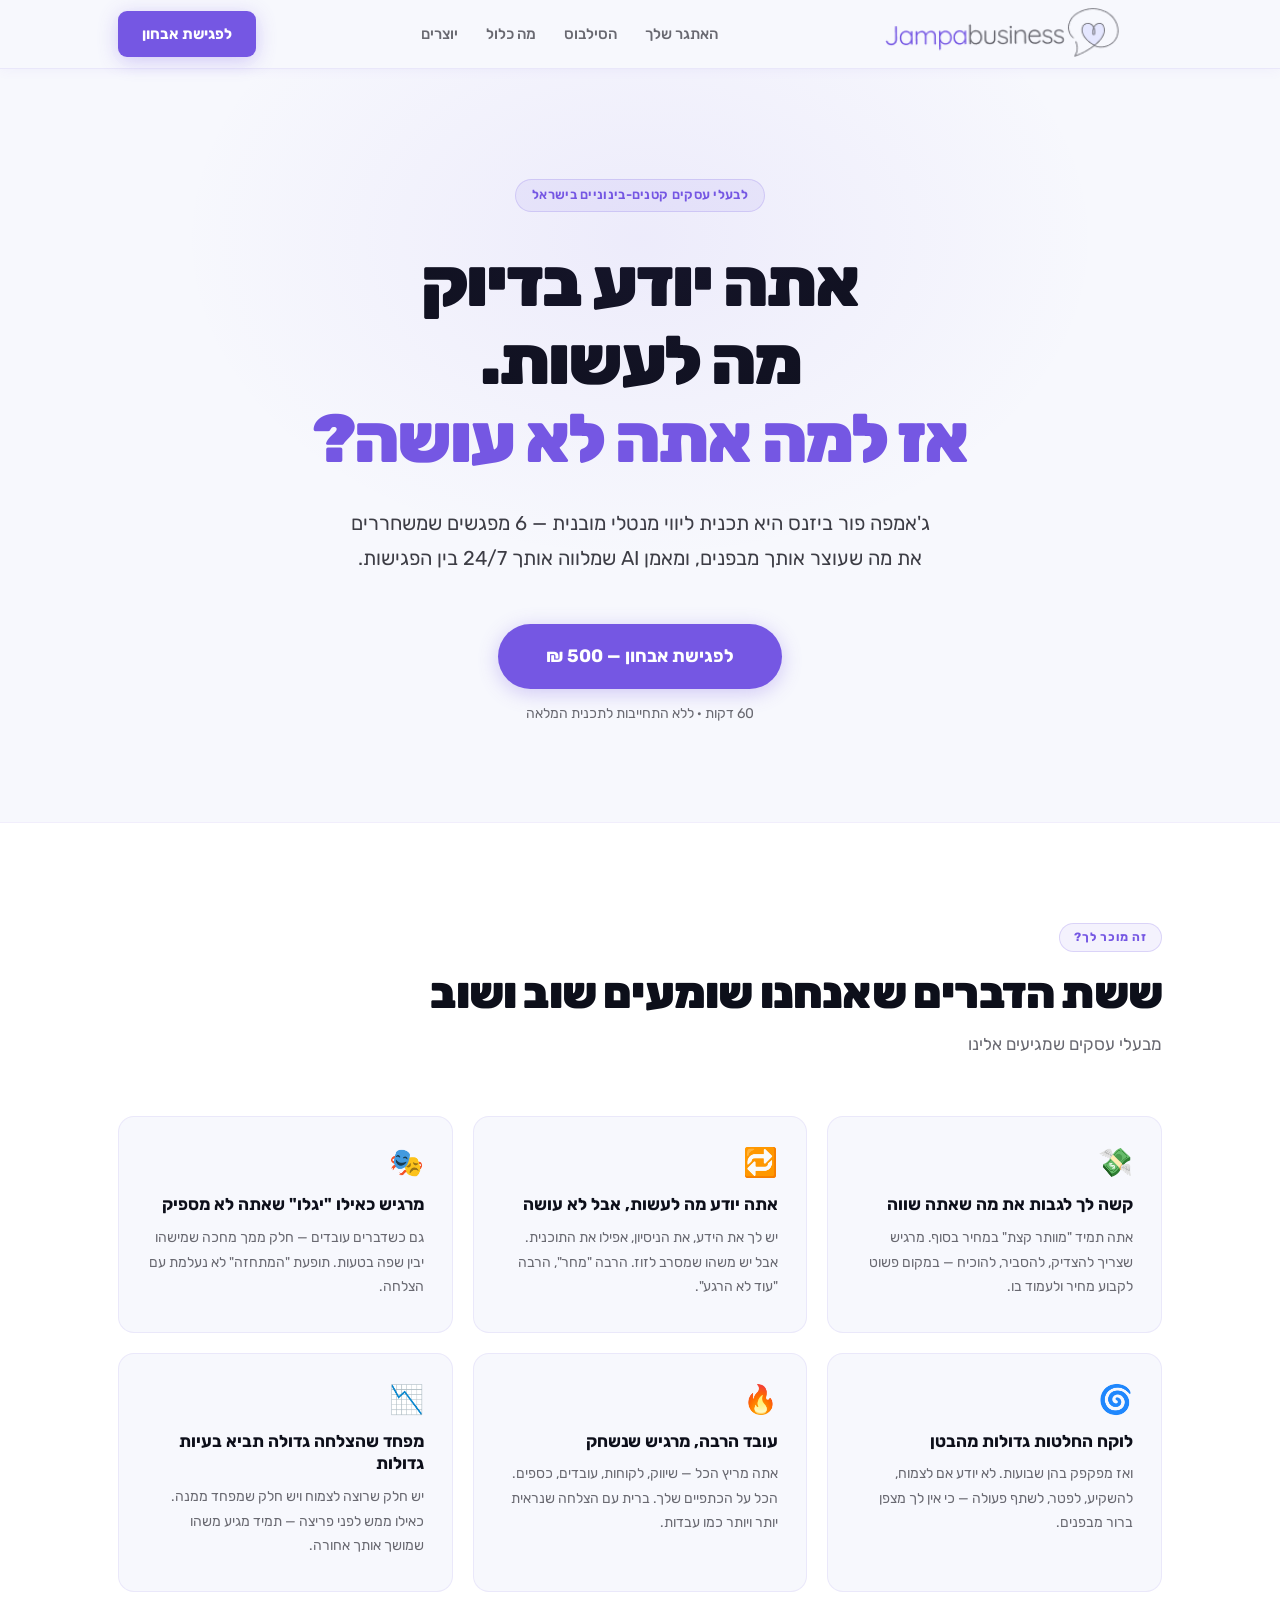
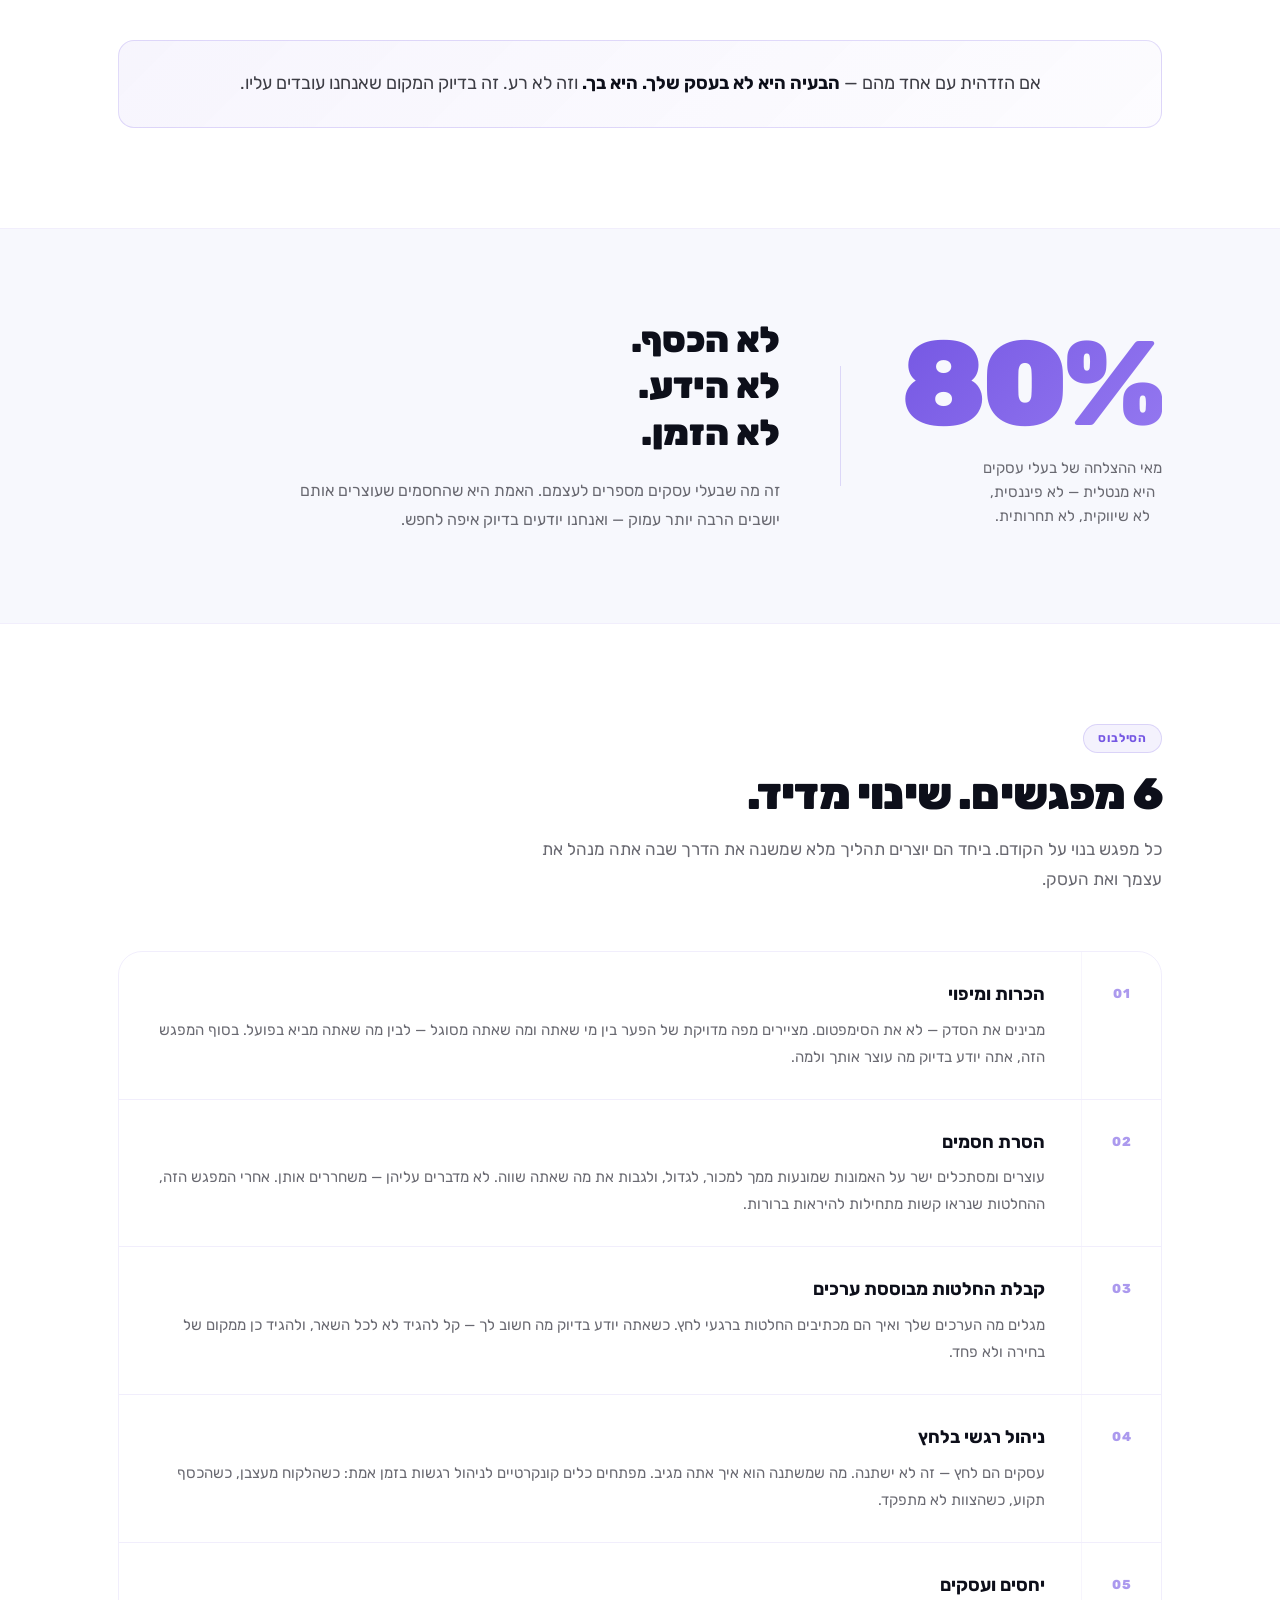
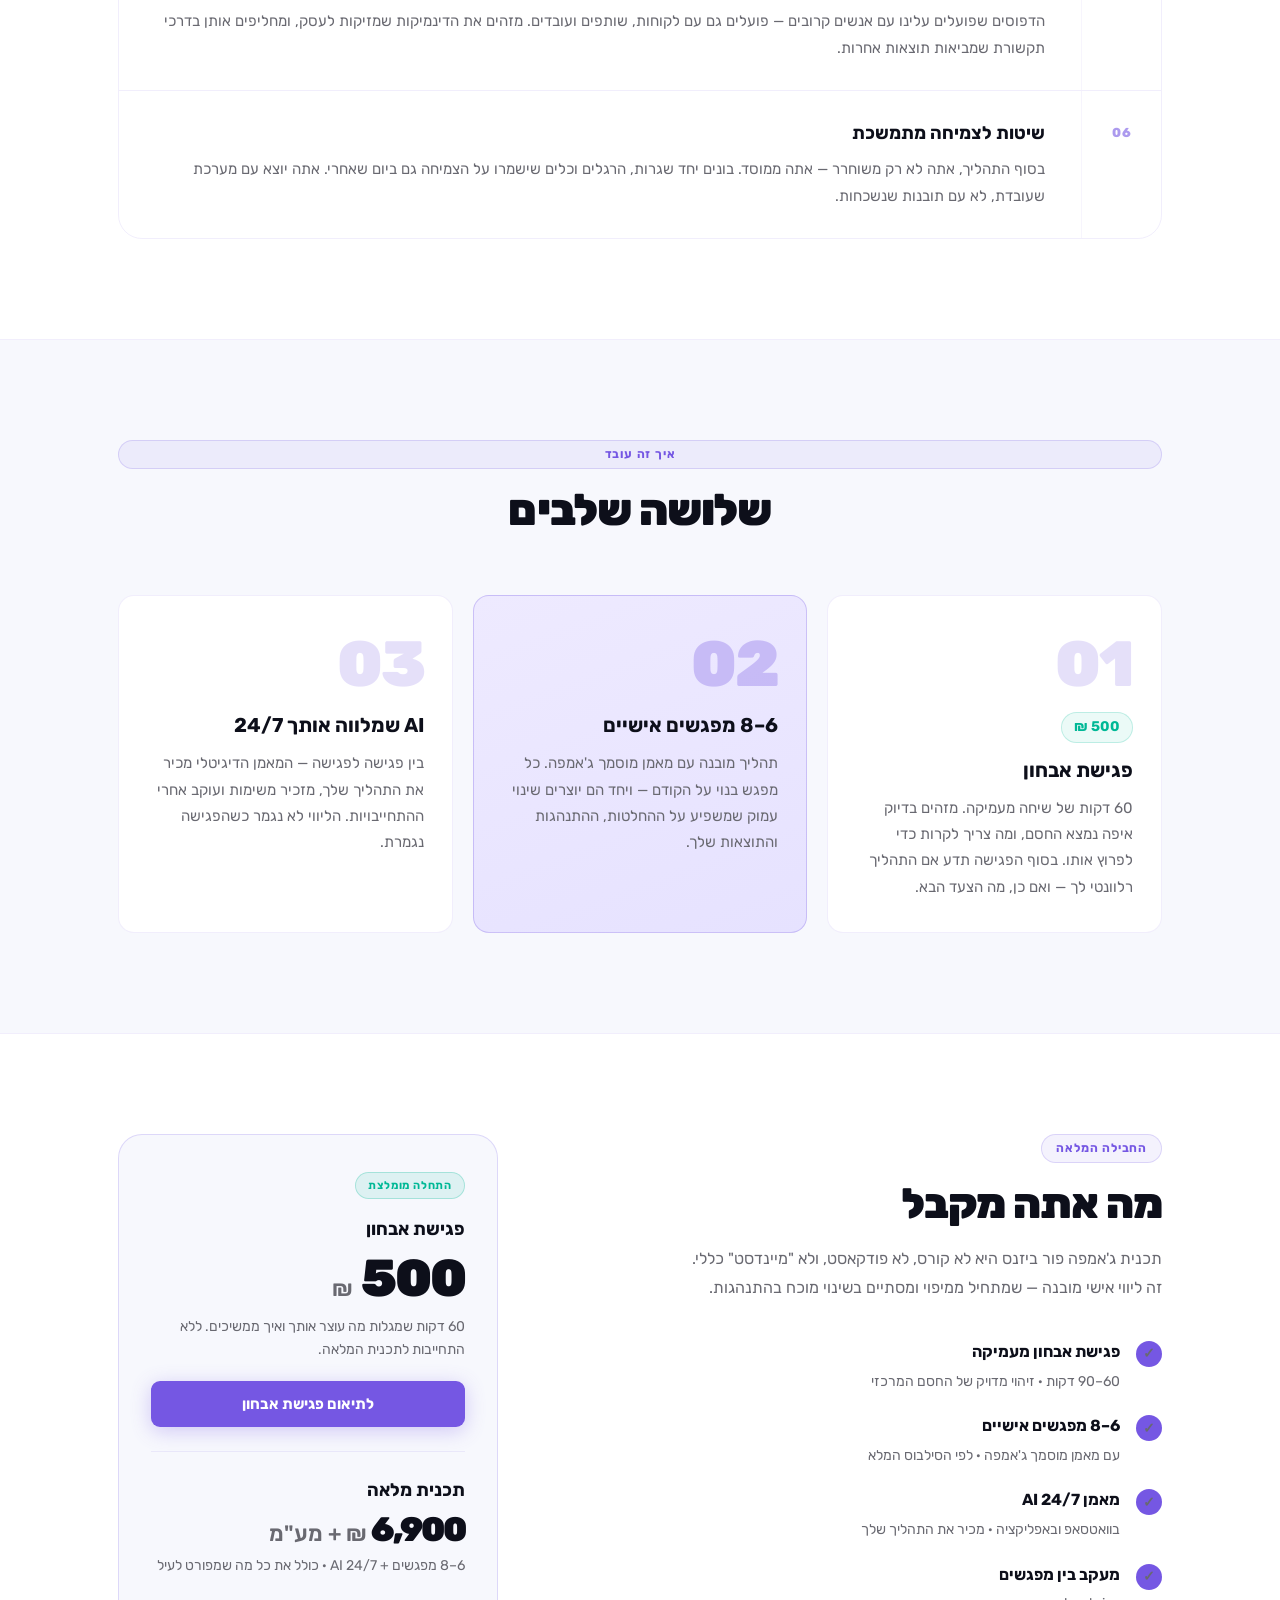
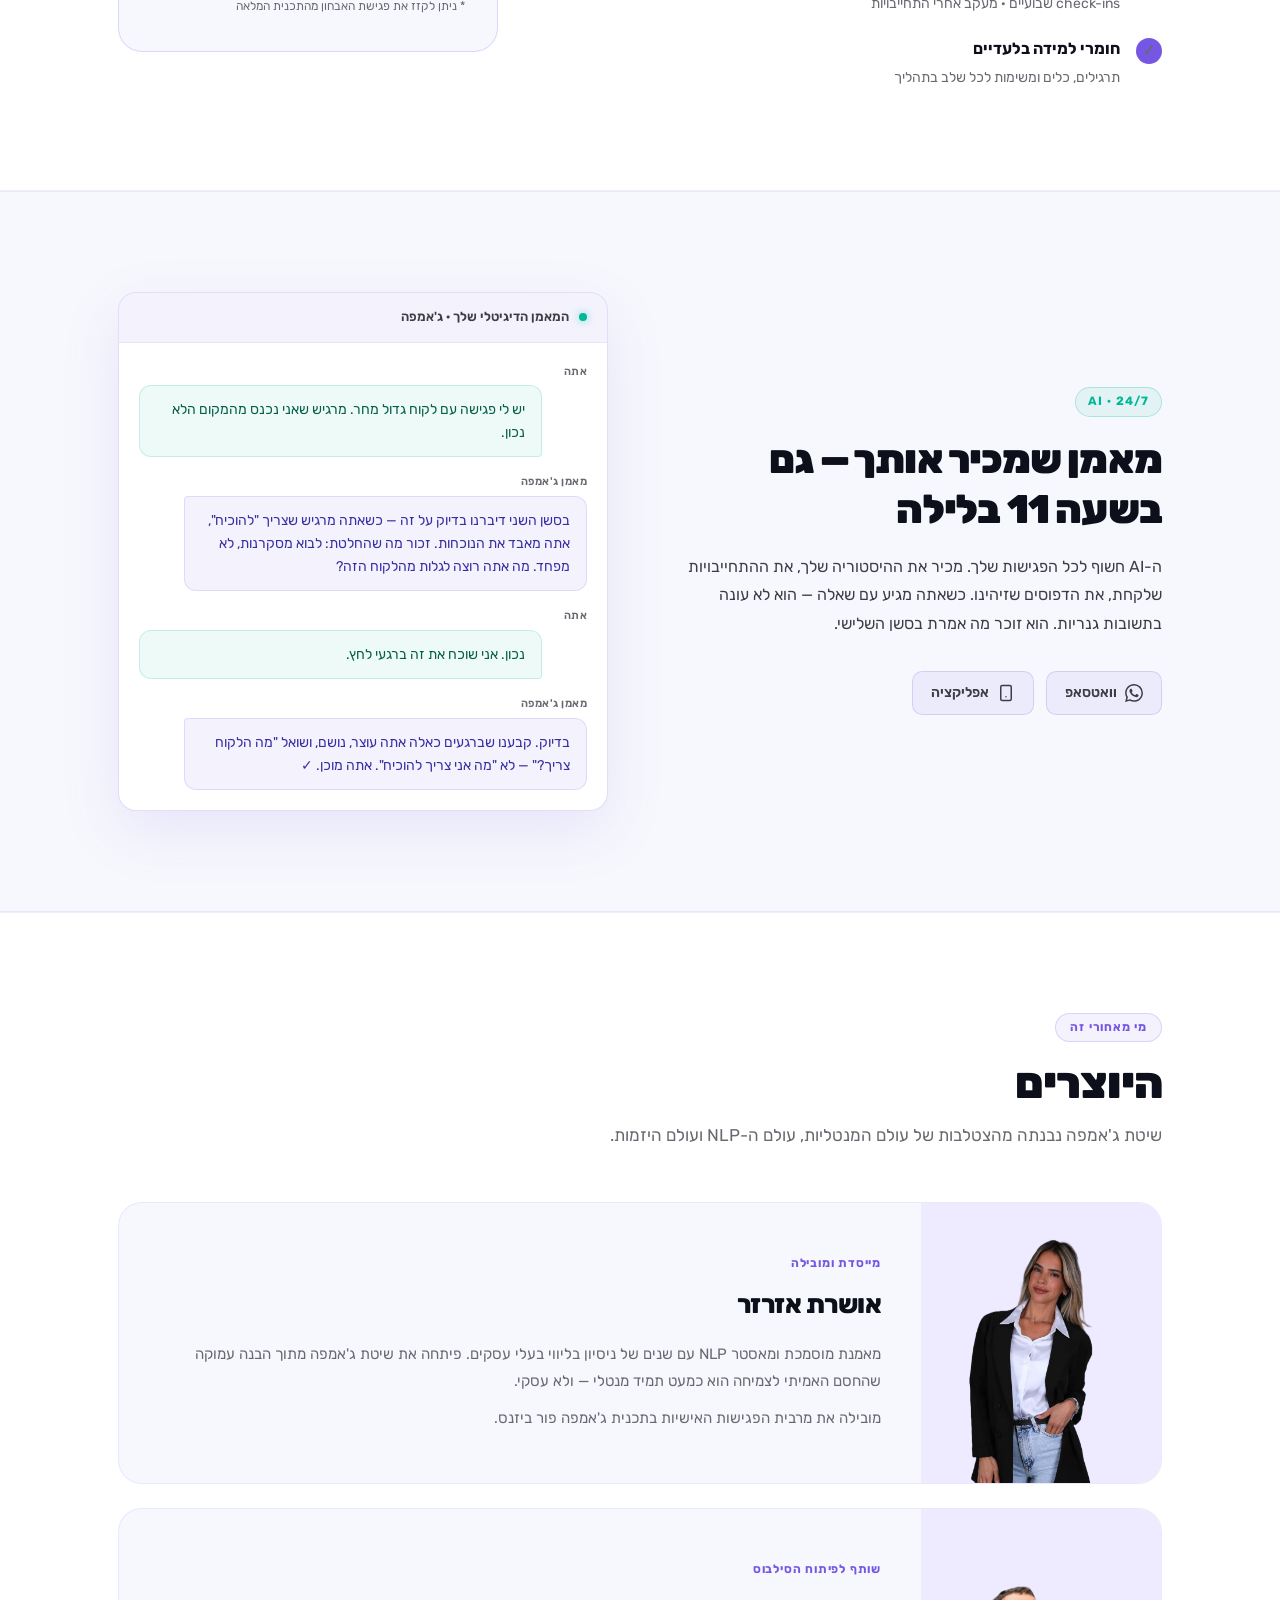
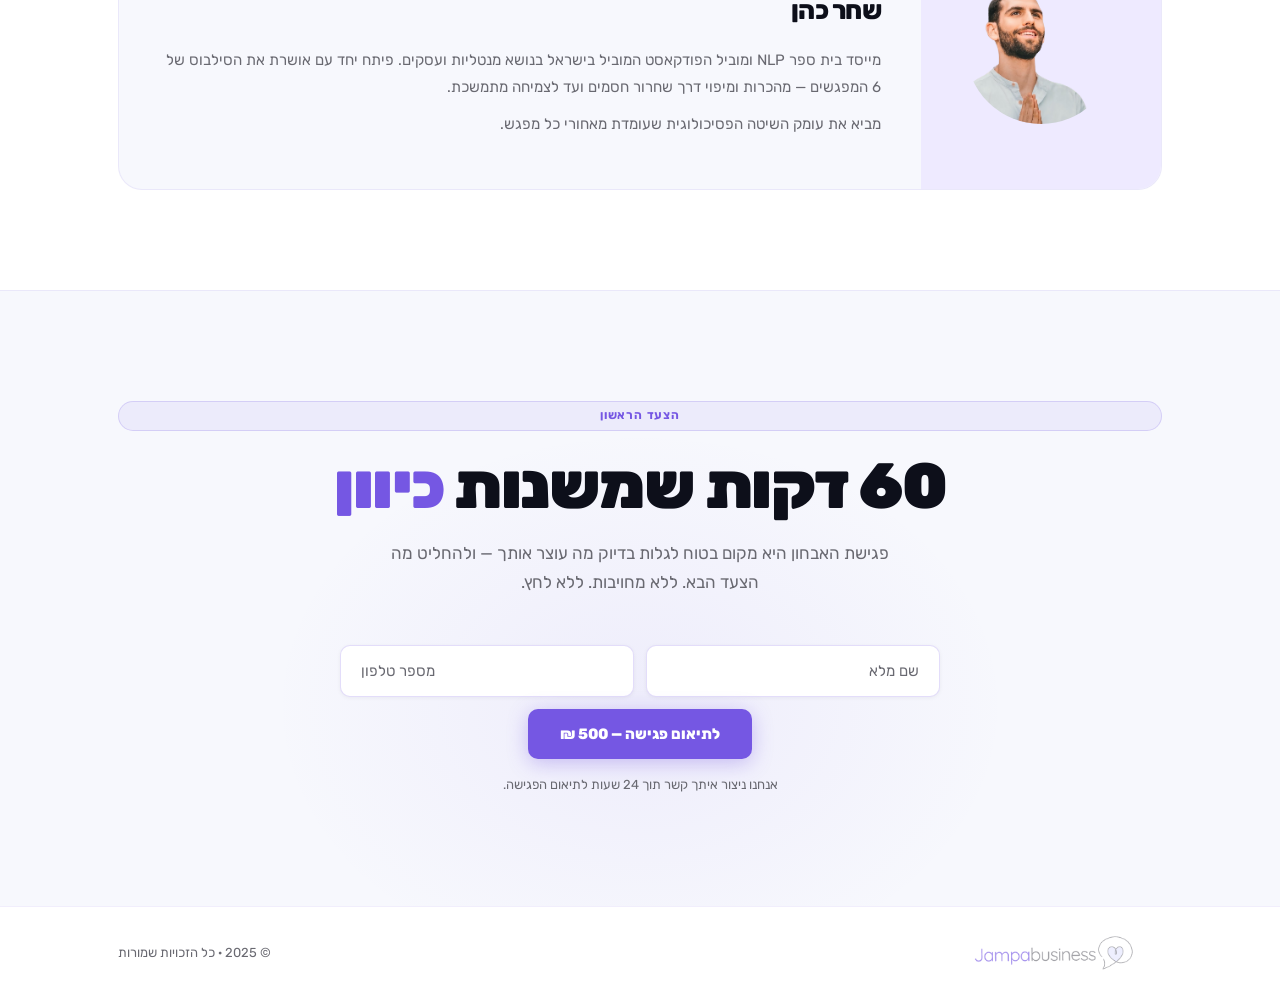
<file: jampa-business/index.html>
<!DOCTYPE html>
<html dir="rtl" lang="he">
<head>
  <meta charset="UTF-8">
  <meta name="viewport" content="width=device-width, initial-scale=1.0">
  <title>ג'אמפה ביזנס · ליווי מנטלי לבעלי עסקים | אושרת אזרזר</title>
  <meta name="description" content="תכנית ליווי מנטלי מובנית של 6–8 מפגשים לבעלי עסקים. שיטה מוכחת שמשחררת את החסמים המנטליים שעוצרים את העסק שלך לצמוח. כולל מאמן AI 24/7. בהובלת אושרת אזרזר.">
  <link rel="canonical" href="https://osher-at.com/jampa-business/">

  <!-- Open Graph -->
  <meta property="og:type" content="website">
  <meta property="og:title" content="ג'אמפה ביזנס · ליווי מנטלי לבעלי עסקים">
  <meta property="og:description" content="6–8 מפגשים שמשחררים את החסמים המנטליים שעוצרים את העסק שלך לצמוח. בהובלת אושרת אזרזר.">
  <meta property="og:image" content="https://osher-at.com/assets/og-jampa-business.jpg">
  <meta property="og:url" content="https://osher-at.com/jampa-business/">
  <meta property="og:locale" content="he_IL">

  <!-- Twitter -->
  <meta name="twitter:card" content="summary_large_image">
  <meta name="twitter:title" content="ג'אמפה ביזנס · ליווי מנטלי לבעלי עסקים">
  <meta name="twitter:description" content="6–8 מפגשים שמשנים את הדרך שאתה מנהל את העסק שלך">
  <meta name="twitter:image" content="https://osher-at.com/assets/og-jampa-business.jpg">

  <!-- Favicon -->
  <link rel="icon" type="image/x-icon" href="../assets/favicon.ico">
  <link rel="icon" type="image/png" sizes="192x192" href="../assets/favicon-192.png">
  <link rel="icon" type="image/png" sizes="512x512" href="../assets/favicon-512.png">
  <link rel="apple-touch-icon" sizes="180x180" href="../assets/apple-touch-icon.png">

  <!-- Schema.org -->
  <script type="application/ld+json">
  {
    "@context": "https://schema.org",
    "@type": "Service",
    "name": "ג'אמפה ביזנס by אושרת",
    "description": "תכנית ליווי מנטלי מובנית של 6–8 מפגשים לבעלי עסקים",
    "provider": {
      "@type": "Person",
      "name": "אושרת אזרזר",
      "url": "https://osher-at.com"
    },
    "areaServed": "IL",
    "offers": [
      {
        "@type": "Offer",
        "name": "פגישת אבחון",
        "price": "500",
        "priceCurrency": "ILS"
      },
      {
        "@type": "Offer",
        "name": "תכנית מלאה",
        "price": "6900",
        "priceCurrency": "ILS"
      }
    ]
  }
  </script>

  <link href="https://fonts.googleapis.com/css2?family=Rubik:wght@300;400;500;600;700;800;900&family=Quicksand:wght@500;600;700&display=swap" rel="stylesheet">
  <link rel="stylesheet" href="style.css">
</head>
<body>

  <!-- ══════════════════════════════════════════
       HEADER
  ══════════════════════════════════════════ -->
  <header class="header" id="top">
    <div class="container">
      <div class="header-inner">
        <a href="#top" class="logo">
          <img class="logo-icon" src="../assets/businessLogo.png" alt="Jampa Business" />
        </a>
        <nav class="nav">
          <a href="#pain">האתגר שלך</a>
          <a href="#syllabus">הסילבוס</a>
          <a href="#package">מה כלול</a>
          <a href="#creators">יוצרים</a>
        </nav>
        <a href="#contact" class="btn btn-primary">לפגישת אבחון</a>
      </div>
    </div>
  </header>

  <!-- ══════════════════════════════════════════
       HERO
  ══════════════════════════════════════════ -->
  <section class="hero" id="hero">
    <div class="container">
      <span class="hero-label">לבעלי עסקים קטנים-בינוניים בישראל</span>
      <h1>אתה יודע בדיוק<br>מה לעשות.<br><span class="accent-purple">אז למה אתה לא עושה?</span></h1>
      <p class="subtitle">ג'אמפה פור ביזנס היא תכנית ליווי מנטלי מובנית — 6 מפגשים שמשחררים את מה שעוצר אותך מבפנים, ומאמן AI שמלווה אותך 24/7 בין הפגישות.</p>
      <div class="cta-area">
        <a href="#contact" class="btn btn-primary btn-large">לפגישת אבחון — 500 ₪</a>
        <p class="cta-note">60 דקות · ללא התחייבות לתכנית המלאה</p>
      </div>
    </div>
  </section>

  <!-- ══════════════════════════════════════════
       PAIN POINTS — זיהוי
  ══════════════════════════════════════════ -->
  <section class="pain" id="pain">
    <div class="container">
      <div class="pain-header">
        <span class="section-label">זה מוכר לך?</span>
        <h2 class="section-title">ששת הדברים שאנחנו שומעים שוב ושוב</h2>
        <p class="section-subtitle">מבעלי עסקים שמגיעים אלינו</p>
      </div>

      <div class="pain-grid">

        <div class="pain-card">
          <span class="pain-icon">💸</span>
          <h3>קשה לך לגבות את מה שאתה שווה</h3>
          <p>אתה תמיד "מוותר קצת" במחיר בסוף. מרגיש שצריך להצדיק, להסביר, להוכיח — במקום פשוט לקבוע מחיר ולעמוד בו.</p>
        </div>

        <div class="pain-card">
          <span class="pain-icon">🔁</span>
          <h3>אתה יודע מה לעשות, אבל לא עושה</h3>
          <p>יש לך את הידע, את הניסיון, אפילו את התוכנית. אבל יש משהו שמסרב לזוז. הרבה "מחר", הרבה "עוד לא הרגע".</p>
        </div>

        <div class="pain-card">
          <span class="pain-icon">🎭</span>
          <h3>מרגיש כאילו "יגלו" שאתה לא מספיק</h3>
          <p>גם כשדברים עובדים — חלק ממך מחכה שמישהו יבין שפה בטעות. תופעת "המתחזה" לא נעלמת עם הצלחה.</p>
        </div>

        <div class="pain-card">
          <span class="pain-icon">🌀</span>
          <h3>לוקח החלטות גדולות מהבטן</h3>
          <p>ואז מפקפק בהן שבועות. לא יודע אם לצמוח, להשקיע, לפטר, לשתף פעולה — כי אין לך מצפן ברור מבפנים.</p>
        </div>

        <div class="pain-card">
          <span class="pain-icon">🔥</span>
          <h3>עובד הרבה, מרגיש שנשחק</h3>
          <p>אתה מריץ הכל — שיווק, לקוחות, עובדים, כספים. הכל על הכתפיים שלך. ברית עם הצלחה שנראית יותר ויותר כמו עבדות.</p>
        </div>

        <div class="pain-card">
          <span class="pain-icon">📉</span>
          <h3>מפחד שהצלחה גדולה תביא בעיות גדולות</h3>
          <p>יש חלק שרוצה לצמוח ויש חלק שמפחד ממנה. כאילו ממש לפני פריצה — תמיד מגיע משהו שמושך אותך אחורה.</p>
        </div>

      </div>

      <div class="pain-footer">
        <p class="pain-conclusion">אם הזדהית עם אחד מהם — <strong>הבעיה היא לא בעסק שלך. היא בך.</strong> וזה לא רע. זה בדיוק המקום שאנחנו עובדים עליו.</p>
      </div>
    </div>
  </section>

  <!-- ══════════════════════════════════════════
       PROOF
  ══════════════════════════════════════════ -->
  <section class="proof" id="proof">
    <div class="container">
      <div class="proof-inner">
        <div class="proof-block">
          <span class="proof-big">80%</span>
          <p>מאי ההצלחה של בעלי עסקים היא מנטלית — לא פיננסית, לא שיווקית, לא תחרותית.</p>
        </div>
        <div class="proof-divider-v"></div>
        <div class="proof-text">
          <p class="proof-line">לא הכסף.<br>לא הידע.<br>לא הזמן.</p>
          <p class="proof-sub">זה מה שבעלי עסקים מספרים לעצמם. האמת היא שהחסמים שעוצרים אותם יושבים הרבה יותר עמוק — ואנחנו יודעים בדיוק איפה לחפש.</p>
        </div>
      </div>
    </div>
  </section>

  <!-- ══════════════════════════════════════════
       SYLLABUS — 6 מפגשים
  ══════════════════════════════════════════ -->
  <section class="syllabus" id="syllabus">
    <div class="container">
      <span class="section-label">הסילבוס</span>
      <h2 class="section-title">6 מפגשים. שינוי מדיד.</h2>
      <p class="section-subtitle">כל מפגש בנוי על הקודם. ביחד הם יוצרים תהליך מלא שמשנה את הדרך שבה אתה מנהל את עצמך ואת העסק.</p>

      <div class="modules-list">

        <div class="module">
          <div class="module-num">01</div>
          <div class="module-content">
            <h3>הכרות ומיפוי</h3>
            <p>מבינים את הסדק — לא את הסימפטום. מציירים מפה מדויקת של הפער בין מי שאתה ומה שאתה מסוגל — לבין מה שאתה מביא בפועל. בסוף המפגש הזה, אתה יודע בדיוק מה עוצר אותך ולמה.</p>
          </div>
        </div>

        <div class="module">
          <div class="module-num">02</div>
          <div class="module-content">
            <h3>הסרת חסמים</h3>
            <p>עוצרים ומסתכלים ישר על האמונות שמונעות ממך למכור, לגדול, ולגבות את מה שאתה שווה. לא מדברים עליהן — משחררים אותן. אחרי המפגש הזה, ההחלטות שנראו קשות מתחילות להיראות ברורות.</p>
          </div>
        </div>

        <div class="module">
          <div class="module-num">03</div>
          <div class="module-content">
            <h3>קבלת החלטות מבוססת ערכים</h3>
            <p>מגלים מה הערכים שלך ואיך הם מכתיבים החלטות ברגעי לחץ. כשאתה יודע בדיוק מה חשוב לך — קל להגיד לא לכל השאר, ולהגיד כן ממקום של בחירה ולא פחד.</p>
          </div>
        </div>

        <div class="module">
          <div class="module-num">04</div>
          <div class="module-content">
            <h3>ניהול רגשי בלחץ</h3>
            <p>עסקים הם לחץ — זה לא ישתנה. מה שמשתנה הוא איך אתה מגיב. מפתחים כלים קונקרטיים לניהול רגשות בזמן אמת: כשהלקוח מעצבן, כשהכסף תקוע, כשהצוות לא מתפקד.</p>
          </div>
        </div>

        <div class="module">
          <div class="module-num">05</div>
          <div class="module-content">
            <h3>יחסים ועסקים</h3>
            <p>הדפוסים שפועלים עלינו עם אנשים קרובים — פועלים גם עם לקוחות, שותפים ועובדים. מזהים את הדינמיקות שמזיקות לעסק, ומחליפים אותן בדרכי תקשורת שמביאות תוצאות אחרות.</p>
          </div>
        </div>

        <div class="module">
          <div class="module-num">06</div>
          <div class="module-content">
            <h3>שיטות לצמיחה מתמשכת</h3>
            <p>בסוף התהליך, אתה לא רק משוחרר — אתה ממוסד. בונים יחד שגרות, הרגלים וכלים שישמרו על הצמיחה גם ביום שאחרי. אתה יוצא עם מערכת שעובדת, לא עם תובנות שנשכחות.</p>
          </div>
        </div>

      </div>
    </div>
  </section>

  <!-- ══════════════════════════════════════════
       HOW IT WORKS
  ══════════════════════════════════════════ -->
  <section class="steps" id="steps">
    <div class="container">
      <span class="section-label">איך זה עובד</span>
      <h2 class="section-title">שלושה שלבים</h2>
      <div class="steps-grid">

        <div class="step">
          <span class="step-num">01</span>
          <span class="step-price">500 ₪</span>
          <h3>פגישת אבחון</h3>
          <p>60 דקות של שיחה מעמיקה. מזהים בדיוק איפה נמצא החסם, ומה צריך לקרות כדי לפרוץ אותו. בסוף הפגישה תדע אם התהליך רלוונטי לך — ואם כן, מה הצעד הבא.</p>
        </div>

        <div class="step step-accent">
          <span class="step-num">02</span>
          <h3>6–8 מפגשים אישיים</h3>
          <p>תהליך מובנה עם מאמן מוסמך ג'אמפה. כל מפגש בנוי על הקודם — ויחד הם יוצרים שינוי עמוק שמשפיע על ההחלטות, ההתנהגות והתוצאות שלך.</p>
        </div>

        <div class="step">
          <span class="step-num">03</span>
          <h3>AI שמלווה אותך 24/7</h3>
          <p>בין פגישה לפגישה — המאמן הדיגיטלי מכיר את התהליך שלך, מזכיר משימות ועוקב אחרי ההתחייבויות. הליווי לא נגמר כשהפגישה נגמרת.</p>
        </div>

      </div>
    </div>
  </section>

  <!-- ══════════════════════════════════════════
       PACKAGE — מה כלול
  ══════════════════════════════════════════ -->
  <section class="package" id="package">
    <div class="container">
      <div class="package-inner">

        <div class="package-left">
          <span class="section-label">החבילה המלאה</span>
          <h2>מה אתה מקבל</h2>
          <p>תכנית ג'אמפה פור ביזנס היא לא קורס, לא פודקאסט, ולא "מיינדסט" כללי. זה ליווי אישי מובנה — שמתחיל ממיפוי ומסתיים בשינוי מוכח בהתנהגות.</p>

          <ul class="includes-list">
            <li>
              <span class="check">✓</span>
              <div>
                <strong>פגישת אבחון מעמיקה</strong>
                <span>60–90 דקות · זיהוי מדויק של החסם המרכזי</span>
              </div>
            </li>
            <li>
              <span class="check">✓</span>
              <div>
                <strong>6–8 מפגשים אישיים</strong>
                <span>עם מאמן מוסמך ג'אמפה · לפי הסילבוס המלא</span>
              </div>
            </li>
            <li>
              <span class="check">✓</span>
              <div>
                <strong>מאמן AI 24/7</strong>
                <span>בוואטסאפ ובאפליקציה · מכיר את התהליך שלך</span>
              </div>
            </li>
            <li>
              <span class="check">✓</span>
              <div>
                <strong>מעקב בין מפגשים</strong>
                <span>check-ins שבועיים · מעקב אחרי התחייבויות</span>
              </div>
            </li>
            <li>
              <span class="check">✓</span>
              <div>
                <strong>חומרי למידה בלעדיים</strong>
                <span>תרגילים, כלים ומשימות לכל שלב בתהליך</span>
              </div>
            </li>
          </ul>
        </div>

        <div class="package-right">
          <div class="price-card">
            <div class="price-badge">התחלה מומלצת</div>
            <h3>פגישת אבחון</h3>
            <div class="price-amount">500 <span>₪</span></div>
            <p class="price-desc">60 דקות שמגלות מה עוצר אותך ואיך ממשיכים. ללא התחייבות לתכנית המלאה.</p>
            <a href="#contact" class="btn btn-primary btn-full">לתיאום פגישת אבחון</a>
            <div class="price-divider"></div>
            <h3 class="price-full-title">תכנית מלאה</h3>
            <div class="price-amount price-amount-full">6,900 <span>₪ + מע"מ</span></div>
            <p class="price-desc">6–8 מפגשים + AI 24/7 · כולל את כל מה שמפורט לעיל</p>
            <p class="price-note">* ניתן לקזז את פגישת האבחון מהתכנית המלאה</p>
          </div>
        </div>

      </div>
    </div>
  </section>

  <!-- ══════════════════════════════════════════
       AI SECTION
  ══════════════════════════════════════════ -->
  <section class="ai-section">
    <div class="container">
      <div class="ai-inner">

        <div class="ai-content">
          <span class="label-tag">AI · 24/7</span>
          <h2>מאמן שמכיר אותך — גם בשעה 11 בלילה</h2>
          <p>
            ה-AI חשוף לכל הפגישות שלך. מכיר את ההיסטוריה שלך, את ההתחייבויות שלקחת, את הדפוסים שזיהינו. כשאתה מגיע עם שאלה — הוא לא עונה בתשובות גנריות. הוא זוכר מה אמרת בסשן השלישי.
          </p>
          <div class="channels">
            <div class="channel-badge">
              <svg width="18" height="18" viewBox="0 0 24 24" fill="currentColor" aria-hidden="true">
                <path d="M17.472 14.382c-.297-.149-1.758-.867-2.03-.967-.273-.099-.471-.148-.67.15-.197.297-.767.966-.94 1.164-.173.199-.347.223-.644.075-.297-.15-1.255-.463-2.39-1.475-.883-.788-1.48-1.761-1.653-2.059-.173-.297-.018-.458.13-.606.134-.133.298-.347.446-.52.149-.174.198-.298.298-.497.099-.198.05-.371-.025-.52-.075-.149-.669-1.612-.916-2.207-.242-.579-.487-.5-.669-.51-.173-.008-.371-.01-.57-.01-.198 0-.52.074-.792.372-.272.297-1.04 1.016-1.04 2.479 0 1.462 1.065 2.875 1.213 3.074.149.198 2.096 3.2 5.077 4.487.709.306 1.262.489 1.694.625.712.227 1.36.195 1.871.118.571-.085 1.758-.719 2.006-1.413.248-.694.248-1.289.173-1.413-.074-.124-.272-.198-.57-.347m-5.421 7.403h-.004a9.87 9.87 0 01-5.031-1.378l-.361-.214-3.741.982.998-3.648-.235-.374a9.86 9.86 0 01-1.51-5.26c.001-5.45 4.436-9.884 9.888-9.884 2.64 0 5.122 1.03 6.988 2.898a9.825 9.825 0 012.893 6.994c-.003 5.45-4.437 9.884-9.885 9.884m8.413-18.297A11.815 11.815 0 0012.05 0C5.495 0 .16 5.335.157 11.892c0 2.096.547 4.142 1.588 5.945L.057 24l6.305-1.654a11.882 11.882 0 005.683 1.448h.005c6.554 0 11.89-5.335 11.893-11.893a11.821 11.821 0 00-3.48-8.413z"/>
              </svg>
              וואטסאפ
            </div>
            <div class="channel-badge">
              <svg width="18" height="18" viewBox="0 0 24 24" fill="none" stroke="currentColor" stroke-width="2" stroke-linecap="round" aria-hidden="true">
                <rect x="5" y="2" width="14" height="20" rx="2"/>
                <circle cx="12" cy="17" r="1" fill="currentColor" stroke="none"/>
              </svg>
              אפליקציה
            </div>
          </div>
        </div>

        <div class="ai-visual" role="img" aria-label="דוגמה לשיחה עם המאמן הדיגיטלי">
          <div class="chat-header">
            <div class="chat-dot"></div>
            <span class="chat-name">המאמן הדיגיטלי שלך · ג'אמפה</span>
          </div>
          <div class="chat-messages">
            <div>
              <p class="chat-label">אתה</p>
              <div class="chat-bubble user">יש לי פגישה עם לקוח גדול מחר. מרגיש שאני נכנס מהמקום הלא נכון.</div>
            </div>
            <div>
              <p class="chat-label">מאמן ג'אמפה</p>
              <div class="chat-bubble ai">בסשן השני דיברנו בדיוק על זה — כשאתה מרגיש שצריך "להוכיח", אתה מאבד את הנוכחות. זכור מה שהחלטת: לבוא מסקרנות, לא מפחד. מה אתה רוצה לגלות מהלקוח הזה?</div>
            </div>
            <div>
              <p class="chat-label">אתה</p>
              <div class="chat-bubble user">נכון. אני שוכח את זה ברגעי לחץ.</div>
            </div>
            <div>
              <p class="chat-label">מאמן ג'אמפה</p>
              <div class="chat-bubble ai">בדיוק. קבענו שברגעים כאלה אתה עוצר, נושם, ושואל "מה הלקוח צריך?" — לא "מה אני צריך להוכיח". אתה מוכן. ✓</div>
            </div>
          </div>
        </div>

      </div>
    </div>
  </section>

  <!-- ══════════════════════════════════════════
       CREATORS
  ══════════════════════════════════════════ -->
  <section class="creators" id="creators">
    <div class="container">
      <span class="section-label">מי מאחורי זה</span>
      <h2 class="section-title">היוצרים</h2>
      <p class="section-subtitle">שיטת ג'אמפה נבנתה מהצטלבות של עולם המנטליות, עולם ה-NLP ועולם היזמות.</p>

      <div class="creators-grid">

        <div class="creator-card">
          <div class="creator-photo">
            <img src="../assets/oshrat.png"
                 alt="אושרת אזרזר"
                 onerror="this.style.display='none'; this.parentElement.classList.add('photo-fallback'); this.parentElement.setAttribute('data-initial','א');" />
          </div>
          <div class="creator-info">
            <div class="creator-role">מייסדת ומובילה</div>
            <h3>אושרת אזרזר</h3>
            <p>מאמנת מוסמכת ומאסטר NLP עם שנים של ניסיון בליווי בעלי עסקים. פיתחה את שיטת ג'אמפה מתוך הבנה עמוקה שהחסם האמיתי לצמיחה הוא כמעט תמיד מנטלי — ולא עסקי.</p>
            <p>מובילה את מרבית הפגישות האישיות בתכנית ג'אמפה פור ביזנס.</p>
          </div>
        </div>

        <div class="creator-card">
          <div class="creator-photo creator-photo-circle">
            <img src="../assets/shahar.png"
                 alt="שחר כהן"
                 onerror="this.style.display='none'; this.parentElement.classList.add('photo-fallback'); this.parentElement.setAttribute('data-initial','ש');" />
          </div>
          <div class="creator-info">
            <div class="creator-role">שותף לפיתוח הסילבוס</div>
            <h3>שחר כהן</h3>
            <p>מייסד בית ספר NLP ומוביל הפודקאסט המוביל בישראל בנושא מנטליות ועסקים. פיתח יחד עם אושרת את הסילבוס של 6 המפגשים — מהכרות ומיפוי דרך שחרור חסמים ועד לצמיחה מתמשכת.</p>
            <p>מביא את עומק השיטה הפסיכולוגית שעומדת מאחורי כל מפגש.</p>
          </div>
        </div>

      </div>
    </div>
  </section>

  <!-- ══════════════════════════════════════════
       FINAL CTA
  ══════════════════════════════════════════ -->
  <section class="cta-final" id="contact">
    <div class="container">
      <span class="section-label">הצעד הראשון</span>
      <h2>60 דקות שמשנות <span class="accent-purple">כיוון</span></h2>
      <p class="sub">פגישת האבחון היא מקום בטוח לגלות בדיוק מה עוצר אותך — ולהחליט מה הצעד הבא. ללא מחויבות. ללא לחץ.</p>

      <div class="contact-wrap">
        <form class="contact-form" id="contact-form" onsubmit="return false;">
          <input type="text" name="name" placeholder="שם מלא" autocomplete="name" required>
          <input type="tel" name="phone" placeholder="מספר טלפון" autocomplete="tel" dir="ltr" required>
          <button type="submit">לתיאום פגישה — 500 ₪</button>
        </form>
        <p class="form-note">אנחנו ניצור איתך קשר תוך 24 שעות לתיאום הפגישה.</p>
      </div>
    </div>
  </section>

  <!-- ══════════════════════════════════════════
       FOOTER
  ══════════════════════════════════════════ -->
  <footer class="footer">
    <div class="container">
      <div class="footer-inner">
        <img class="footer-logo" src="../assets/businessLogo.png" alt="Jampa Business" />
        <p>© 2025 · כל הזכויות שמורות</p>
      </div>
    </div>
  </footer>

</body>
</html>
</file>
<file: jampa-business/style.css>
/* ============================================
   JAMPA FOR BUSINESS — Landing Page Styles
   ============================================ */

*, *::before, *::after {
  box-sizing: border-box;
  margin: 0;
  padding: 0;
}

:root {
  --bg:            #F7F8FD;
  --bg-card:       #FFFFFF;
  --bg-section:    #EEEAFF;
  --purple:        #7557E3;
  --purple-light:  #9478F0;
  --purple-soft:   rgba(117, 87, 227, 0.08);
  --teal:          #00B896;
  --dark:          #0D0F1A;
  --gray:          #696971;
  --gray-mid:      #3D3D45;
  --border:        rgba(117, 87, 227, 0.2);
  --border-soft:   rgba(117, 87, 227, 0.1);
  --font:          'Rubik', sans-serif;
  --radius:        16px;
  --radius-lg:     24px;
}

html { scroll-behavior: smooth; }

body {
  background: var(--bg);
  color: var(--dark);
  font-family: var(--font);
  direction: rtl;
  line-height: 1.6;
  -webkit-font-smoothing: antialiased;
}

.container {
  max-width: 1100px;
  margin: 0 auto;
  padding: 0 28px;
}

/* ── SHARED TYPOGRAPHY ─────────────────────── */
.section-label {
  display: inline-block;
  padding: 4px 14px;
  border-radius: 100px;
  background: var(--purple-soft);
  border: 1px solid var(--border);
  color: var(--purple);
  font-size: 12px;
  font-weight: 700;
  letter-spacing: 0.8px;
  text-transform: uppercase;
  margin-bottom: 16px;
}

.section-title {
  font-size: clamp(28px, 4vw, 44px);
  font-weight: 900;
  letter-spacing: -0.8px;
  line-height: 1.15;
  margin-bottom: 12px;
}

.section-subtitle {
  color: var(--gray);
  font-size: 17px;
  max-width: 640px;
  line-height: 1.75;
}

.accent-purple { color: var(--purple); }

/* ── BUTTONS ─────────────────────────────────── */
.btn {
  display: inline-block;
  padding: 11px 24px;
  border-radius: 9px;
  font-family: var(--font);
  font-weight: 700;
  font-size: 15px;
  text-decoration: none;
  cursor: pointer;
  border: none;
  transition: all 0.2s ease;
  white-space: nowrap;
}

.btn-primary {
  background: var(--purple);
  color: #fff;
  box-shadow: 0 4px 20px rgba(117,87,227,0.3);
}
.btn-primary:hover {
  background: var(--purple-light);
  transform: translateY(-2px);
  box-shadow: 0 8px 28px rgba(117,87,227,0.4);
}

.btn-large {
  padding: 18px 48px;
  font-size: 18px;
  border-radius: 40px;
}

.btn-full {
  display: block;
  text-align: center;
  width: 100%;
}

/* ── HEADER ──────────────────────────────────── */
.header {
  position: sticky;
  top: 0;
  z-index: 100;
  background: rgba(247, 248, 253, 0.94);
  backdrop-filter: blur(16px);
  -webkit-backdrop-filter: blur(16px);
  border-bottom: 1px solid var(--border-soft);
  box-shadow: 0 1px 12px rgba(117,87,227,0.06);
}

.header-inner {
  display: flex;
  align-items: center;
  justify-content: space-between;
  height: 68px;
  gap: 24px;
}

.logo {
  display: flex;
  align-items: center;
  text-decoration: none;
  flex-shrink: 0;
  line-height: 1;
}
.logo-icon {
  height: 56px;
  width: auto;
  display: block;
  flex-shrink: 0;
  transition: opacity 0.2s;
}
.logo:hover .logo-icon {
  opacity: 0.85;
}
.footer-logo {
  height: 38px;
  width: auto;
  opacity: 0.65;
}
.logo-for {
  font-size: 13px;
  font-weight: 400;
  color: var(--gray);
  margin: 0 1px;
}
.logo-biz {
  font-size: 15px;
  font-weight: 600;
  color: var(--dark);
  letter-spacing: -0.2px;
}

.nav {
  display: flex;
  gap: 28px;
  align-items: center;
}
.nav a {
  color: var(--gray);
  text-decoration: none;
  font-size: 15px;
  font-weight: 500;
  transition: color 0.2s;
}
.nav a:hover { color: var(--dark); }

/* ── HERO ─────────────────────────────────────── */
.hero {
  padding: 110px 0 96px;
  text-align: center;
  position: relative;
  overflow: hidden;
}
.hero::before {
  content: '';
  position: absolute;
  top: -180px;
  left: 50%;
  transform: translateX(-50%);
  width: 1000px;
  height: 700px;
  background: radial-gradient(ellipse at center, rgba(117,87,227,0.08) 0%, transparent 65%);
  pointer-events: none;
}

.hero-label {
  display: inline-block;
  padding: 5px 16px;
  border-radius: 100px;
  border: 1px solid var(--border);
  background: var(--purple-soft);
  color: var(--purple);
  font-size: 13px;
  font-weight: 600;
  letter-spacing: 0.3px;
  margin-bottom: 32px;
}

.hero h1 {
  font-size: clamp(38px, 5.5vw, 68px);
  font-weight: 900;
  line-height: 1.15;
  letter-spacing: -2px;
  max-width: 820px;
  margin: 0 auto 28px;
}

.hero .subtitle {
  font-size: clamp(17px, 2vw, 20px);
  color: var(--gray-mid);
  max-width: 600px;
  margin: 0 auto 48px;
  line-height: 1.75;
  font-weight: 400;
}

.cta-area {
  display: flex;
  flex-direction: column;
  align-items: center;
  gap: 14px;
}

.cta-note {
  color: var(--gray);
  font-size: 14px;
}

/* ── PAIN POINTS ──────────────────────────────── */
.pain {
  padding: 100px 0;
  background: var(--bg-card);
  border-top: 1px solid var(--border-soft);
  border-bottom: 1px solid var(--border-soft);
}

.pain-header {
  margin-bottom: 56px;
}

.pain-grid {
  display: grid;
  grid-template-columns: repeat(3, 1fr);
  gap: 20px;
}

.pain-card {
  background: var(--bg);
  border: 1px solid var(--border-soft);
  border-radius: var(--radius);
  padding: 32px 28px;
  transition: border-color 0.2s, transform 0.2s, box-shadow 0.2s;
}
.pain-card:hover {
  border-color: var(--border);
  transform: translateY(-3px);
  box-shadow: 0 12px 32px rgba(117,87,227,0.08);
}

.pain-icon {
  font-size: 28px;
  display: block;
  margin-bottom: 16px;
  line-height: 1;
}

.pain-card h3 {
  font-size: 17px;
  font-weight: 700;
  margin-bottom: 10px;
  line-height: 1.35;
  color: var(--dark);
}

.pain-card p {
  color: var(--gray);
  font-size: 14px;
  line-height: 1.75;
}

.pain-footer {
  margin-top: 48px;
  padding: 28px 36px;
  background: linear-gradient(135deg, rgba(117,87,227,0.06) 0%, rgba(117,87,227,0.02) 100%);
  border: 1px solid var(--border);
  border-radius: var(--radius);
  text-align: center;
}

.pain-conclusion {
  font-size: 18px;
  color: var(--gray-mid);
  line-height: 1.65;
}
.pain-conclusion strong {
  color: var(--dark);
}

/* ── PROOF ────────────────────────────────────── */
.proof {
  padding: 88px 0;
  background: var(--bg);
}

.proof-inner {
  display: grid;
  grid-template-columns: auto 1px 1fr;
  gap: 60px;
  align-items: center;
}

.proof-block {
  text-align: center;
  flex-shrink: 0;
}

.proof-big {
  display: block;
  font-size: clamp(80px, 10vw, 120px);
  font-weight: 900;
  line-height: 1;
  letter-spacing: -4px;
  background: linear-gradient(135deg, var(--purple) 0%, var(--purple-light) 100%);
  -webkit-background-clip: text;
  -webkit-text-fill-color: transparent;
  background-clip: text;
  margin-bottom: 12px;
}

.proof-block p {
  color: var(--gray);
  font-size: 15px;
  max-width: 180px;
  line-height: 1.6;
}

.proof-divider-v {
  background: var(--border);
  height: 120px;
  width: 1px;
}

.proof-text {}

.proof-line {
  font-size: clamp(24px, 3.5vw, 36px);
  font-weight: 900;
  line-height: 1.3;
  margin-bottom: 20px;
  color: var(--dark);
}

.proof-sub {
  color: var(--gray);
  font-size: 16px;
  line-height: 1.8;
  max-width: 500px;
}

/* ── SYLLABUS ─────────────────────────────────── */
.syllabus {
  padding: 100px 0;
  background: var(--bg-card);
  border-top: 1px solid var(--border-soft);
  border-bottom: 1px solid var(--border-soft);
}

.syllabus .section-title,
.syllabus .section-subtitle {
  margin-bottom: 16px;
}

.modules-list {
  margin-top: 56px;
  display: flex;
  flex-direction: column;
  gap: 0;
  border: 1px solid var(--border-soft);
  border-radius: var(--radius-lg);
  overflow: hidden;
}

.module {
  display: grid;
  grid-template-columns: 80px 1fr;
  gap: 0;
  border-bottom: 1px solid var(--border-soft);
  transition: background 0.2s;
}
.module:last-child {
  border-bottom: none;
}
.module:hover {
  background: var(--purple-soft);
}

.module-num {
  display: flex;
  align-items: flex-start;
  justify-content: center;
  padding: 32px 0 32px;
  font-size: 13px;
  font-weight: 800;
  color: var(--purple);
  opacity: 0.6;
  letter-spacing: 1px;
  border-left: 1px solid var(--border-soft);
}

.module-content {
  padding: 28px 36px;
}

.module-content h3 {
  font-size: 18px;
  font-weight: 700;
  margin-bottom: 8px;
  color: var(--dark);
}

.module-content p {
  color: var(--gray);
  font-size: 15px;
  line-height: 1.8;
}

/* ── STEPS ────────────────────────────────────── */
.steps {
  padding: 100px 0;
  background: var(--bg);
}

.steps .section-label,
.steps .section-title {
  text-align: center;
  display: block;
}

.steps .section-title {
  margin-bottom: 60px;
}

.steps-grid {
  display: grid;
  grid-template-columns: repeat(3, 1fr);
  gap: 20px;
}

.step {
  background: var(--bg-card);
  border: 1px solid var(--border-soft);
  border-radius: var(--radius);
  padding: 36px 28px 32px;
  position: relative;
  transition: border-color 0.2s, transform 0.2s;
}
.step:hover {
  border-color: var(--border);
  transform: translateY(-3px);
}

.step-num {
  display: block;
  font-size: 64px;
  font-weight: 900;
  color: var(--purple);
  opacity: 0.18;
  line-height: 1;
  margin-bottom: 16px;
  letter-spacing: -2px;
}

.step h3 {
  font-size: 20px;
  font-weight: 700;
  margin-bottom: 12px;
  line-height: 1.3;
}

.step-price {
  display: inline-block;
  color: var(--teal);
  font-size: 14px;
  font-weight: 700;
  margin-bottom: 14px;
  background: rgba(0,184,150,0.08);
  border: 1px solid rgba(0,184,150,0.2);
  padding: 3px 12px;
  border-radius: 100px;
}

.step p {
  color: var(--gray);
  font-size: 15px;
  line-height: 1.75;
}

.step.step-accent {
  border-color: rgba(117,87,227,0.28);
  background: linear-gradient(160deg, #EEEAFF 0%, #E6E2FF 100%);
}
.step.step-accent .step-num { opacity: 0.3; }

/* ── PACKAGE ──────────────────────────────────── */
.package {
  padding: 100px 0;
  background: var(--bg-card);
  border-top: 1px solid var(--border-soft);
  border-bottom: 1px solid var(--border-soft);
}

.package-inner {
  display: grid;
  grid-template-columns: 1fr 380px;
  gap: 64px;
  align-items: start;
}

.package-left h2 {
  font-size: clamp(28px, 4vw, 42px);
  font-weight: 900;
  letter-spacing: -0.8px;
  margin-bottom: 16px;
  line-height: 1.2;
}

.package-left > p {
  color: var(--gray);
  font-size: 16px;
  line-height: 1.8;
  margin-bottom: 36px;
  max-width: 480px;
}

.includes-list {
  list-style: none;
  display: flex;
  flex-direction: column;
  gap: 20px;
}

.includes-list li {
  display: flex;
  align-items: flex-start;
  gap: 16px;
}

.check {
  flex-shrink: 0;
  width: 26px;
  height: 26px;
  border-radius: 50%;
  background: var(--purple);
  color: #fff;
  font-size: 13px;
  font-weight: 700;
  display: flex;
  align-items: center;
  justify-content: center;
  margin-top: 2px;
}

.includes-list strong {
  display: block;
  font-size: 16px;
  font-weight: 700;
  color: var(--dark);
  margin-bottom: 3px;
}

.includes-list span {
  font-size: 14px;
  color: var(--gray);
  line-height: 1.5;
}

/* Price card */
.price-card {
  background: var(--bg);
  border: 1.5px solid var(--border);
  border-radius: var(--radius-lg);
  padding: 36px 32px;
  position: sticky;
  top: 88px;
}

.price-badge {
  display: inline-block;
  padding: 4px 12px;
  border-radius: 100px;
  background: rgba(0,184,150,0.1);
  border: 1px solid rgba(0,184,150,0.25);
  color: var(--teal);
  font-size: 11px;
  font-weight: 700;
  letter-spacing: 0.8px;
  text-transform: uppercase;
  margin-bottom: 16px;
}

.price-card h3 {
  font-size: 18px;
  font-weight: 700;
  margin-bottom: 8px;
  color: var(--dark);
}

.price-amount {
  font-size: 52px;
  font-weight: 900;
  color: var(--dark);
  letter-spacing: -2px;
  line-height: 1;
  margin-bottom: 12px;
}
.price-amount span {
  font-size: 22px;
  font-weight: 600;
  color: var(--gray);
  letter-spacing: 0;
}

.price-amount-full {
  font-size: 34px;
  margin-bottom: 8px;
}

.price-desc {
  color: var(--gray);
  font-size: 14px;
  line-height: 1.6;
  margin-bottom: 20px;
}

.price-divider {
  height: 1px;
  background: var(--border-soft);
  margin: 24px 0;
}

.price-full-title {
  font-size: 16px;
  margin-bottom: 6px;
}

.price-note {
  font-size: 12px;
  color: var(--gray);
  margin-top: 12px;
  line-height: 1.5;
}

/* ── AI SECTION ───────────────────────────────── */
.ai-section {
  background: var(--bg);
  border-top: 1px solid var(--border-soft);
  border-bottom: 1px solid var(--border-soft);
  padding: 100px 0;
}

.ai-inner {
  display: grid;
  grid-template-columns: 1fr 1fr;
  gap: 64px;
  align-items: center;
}

.label-tag {
  display: inline-block;
  padding: 4px 12px;
  border-radius: 100px;
  background: rgba(0,184,150,0.08);
  border: 1px solid rgba(0,184,150,0.25);
  color: var(--teal);
  font-size: 12px;
  font-weight: 700;
  letter-spacing: 1px;
  text-transform: uppercase;
  margin-bottom: 18px;
}

.ai-content h2 {
  font-size: clamp(26px, 3.2vw, 40px);
  font-weight: 900;
  letter-spacing: -0.8px;
  margin-bottom: 18px;
  line-height: 1.25;
}

.ai-content p {
  color: var(--gray-mid);
  font-size: 16px;
  line-height: 1.8;
  margin-bottom: 32px;
}

.channels {
  display: flex;
  gap: 12px;
  flex-wrap: wrap;
}

.channel-badge {
  display: flex;
  align-items: center;
  gap: 8px;
  padding: 10px 18px;
  border-radius: 10px;
  border: 1px solid var(--border);
  background: var(--purple-soft);
  font-weight: 600;
  font-size: 14px;
  color: var(--gray-mid);
}

/* Chat mockup */
.ai-visual {
  background: var(--bg-card);
  border-radius: 18px;
  border: 1px solid var(--border);
  overflow: hidden;
  box-shadow: 0 20px 60px rgba(117,87,227,0.12);
}

.chat-header {
  display: flex;
  align-items: center;
  gap: 10px;
  padding: 14px 20px;
  border-bottom: 1px solid var(--border-soft);
  background: var(--purple-soft);
}

.chat-dot {
  width: 8px;
  height: 8px;
  border-radius: 50%;
  background: var(--teal);
  box-shadow: 0 0 8px rgba(0,212,170,0.6);
}

.chat-name {
  font-size: 13px;
  font-weight: 600;
  color: var(--gray-mid);
}

.chat-messages {
  padding: 20px;
  display: flex;
  flex-direction: column;
  gap: 16px;
}

.chat-label {
  font-size: 11px;
  font-weight: 600;
  letter-spacing: 0.5px;
  color: var(--gray);
  margin-bottom: 5px;
  text-transform: uppercase;
}

.chat-bubble {
  padding: 12px 16px;
  border-radius: 12px;
  font-size: 14px;
  line-height: 1.65;
  max-width: 90%;
}

.chat-bubble.ai {
  background: rgba(117,87,227,0.08);
  border: 1px solid rgba(117,87,227,0.16);
  color: #3730a3;
  border-radius: 4px 12px 12px 12px;
}

.chat-bubble.user {
  background: rgba(0,184,150,0.07);
  border: 1px solid rgba(0,184,150,0.18);
  color: #065f46;
  margin-right: auto;
  margin-left: 0;
  border-radius: 12px 12px 4px 12px;
}

/* ── CREATORS ─────────────────────────────────── */
.creators {
  padding: 100px 0;
  background: var(--bg-card);
  border-top: 1px solid var(--border-soft);
}

.creators .section-subtitle {
  margin-bottom: 0;
}

.creators-grid {
  display: flex;
  flex-direction: column;
  gap: 24px;
  margin-top: 52px;
}

.creator-card {
  background: var(--bg);
  border: 1px solid var(--border-soft);
  border-radius: var(--radius-lg);
  overflow: hidden;
  display: grid;
  grid-template-columns: 240px 1fr;
  transition: border-color 0.2s;
}
.creator-card:hover {
  border-color: var(--border);
}

.creator-photo {
  background: var(--bg-section);
  overflow: hidden;
  min-height: 280px;
  position: relative;
}
.creator-photo img {
  width: 100%;
  height: 100%;
  object-fit: cover;
  object-position: top center;
  display: block;
}

.creator-photo.creator-photo-circle {
  display: flex;
  align-items: center;
  justify-content: center;
  padding: 32px;
}
.creator-photo.creator-photo-circle img {
  width: 150px;
  height: 150px;
  border-radius: 50%;
  object-fit: cover;
}

/* Fallback if image fails */
.creator-photo.photo-fallback::after {
  content: attr(data-initial);
  position: absolute;
  inset: 0;
  display: flex;
  align-items: center;
  justify-content: center;
  font-size: 72px;
  font-weight: 900;
  color: var(--purple);
  opacity: 0.25;
}

.creator-info {
  padding: 36px 40px;
  display: flex;
  flex-direction: column;
  justify-content: center;
}

.creator-role {
  font-size: 12px;
  font-weight: 700;
  color: var(--purple);
  letter-spacing: 0.8px;
  text-transform: uppercase;
  margin-bottom: 10px;
}

.creator-info h3 {
  font-size: 26px;
  font-weight: 800;
  margin-bottom: 16px;
  color: var(--dark);
  letter-spacing: -0.5px;
}

.creator-info p {
  color: var(--gray);
  font-size: 15px;
  line-height: 1.8;
  margin-bottom: 10px;
}
.creator-info p:last-child {
  margin-bottom: 0;
}

/* ── FINAL CTA ────────────────────────────────── */
.cta-final {
  background: var(--bg);
  border-top: 1px solid var(--border-soft);
  padding: 110px 0;
  text-align: center;
  position: relative;
  overflow: hidden;
}
.cta-final::before {
  content: '';
  position: absolute;
  bottom: -100px;
  left: 50%;
  transform: translateX(-50%);
  width: 800px;
  height: 600px;
  background: radial-gradient(ellipse, rgba(117,87,227,0.07) 0%, transparent 65%);
  pointer-events: none;
}

.cta-final .section-label {
  display: block;
  text-align: center;
  margin-bottom: 20px;
}

.cta-final h2 {
  font-size: clamp(36px, 5.5vw, 64px);
  font-weight: 900;
  letter-spacing: -1.5px;
  margin-bottom: 18px;
  line-height: 1.1;
  position: relative;
}

.cta-final .sub {
  color: var(--gray);
  font-size: 17px;
  margin-bottom: 48px;
  line-height: 1.7;
  max-width: 540px;
  margin-left: auto;
  margin-right: auto;
  position: relative;
}

.contact-wrap {
  position: relative;
}

.contact-form {
  display: flex;
  gap: 12px;
  justify-content: center;
  flex-wrap: wrap;
  max-width: 600px;
  margin: 0 auto;
}

.contact-form input {
  flex: 1;
  min-width: 180px;
  padding: 16px 20px;
  border-radius: 10px;
  background: var(--bg-card);
  border: 1.5px solid var(--border);
  color: var(--dark);
  font-family: var(--font);
  font-size: 15px;
  outline: none;
  transition: border-color 0.2s;
  box-shadow: 0 1px 4px rgba(0,0,0,0.05);
}
.contact-form input::placeholder { color: var(--gray); }
.contact-form input:focus { border-color: var(--purple); }

.contact-form button {
  padding: 16px 32px;
  border-radius: 10px;
  background: var(--purple);
  color: #FFFFFF;
  font-family: var(--font);
  font-size: 15px;
  font-weight: 800;
  border: none;
  cursor: pointer;
  transition: all 0.2s;
  white-space: nowrap;
  box-shadow: 0 4px 20px rgba(117,87,227,0.35);
}
.contact-form button:hover {
  background: var(--purple-light);
  transform: translateY(-2px);
  box-shadow: 0 8px 28px rgba(117,87,227,0.4);
}

.form-note {
  color: var(--gray);
  font-size: 13px;
  margin-top: 16px;
}

/* ── FOOTER ───────────────────────────────────── */
.footer {
  padding: 28px 0;
  border-top: 1px solid var(--border-soft);
  background: var(--bg-card);
}

.footer-inner {
  display: flex;
  align-items: center;
  justify-content: space-between;
}

.footer-inner p {
  color: var(--gray);
  font-size: 13px;
}

.footer-heart {
  font-size: 13px !important;
}

/* ── RESPONSIVE ───────────────────────────────── */
@media (max-width: 900px) {
  .pain-grid {
    grid-template-columns: repeat(2, 1fr);
  }

  .proof-inner {
    grid-template-columns: 1fr;
    text-align: center;
    gap: 32px;
  }
  .proof-divider-v { display: none; }
  .proof-sub { margin: 0 auto; }

  .package-inner {
    grid-template-columns: 1fr;
  }
  .price-card {
    position: static;
  }
}

@media (max-width: 768px) {
  .nav, .header .btn { display: none; }

  .hero { padding: 80px 0 64px; }
  .hero h1 { letter-spacing: -1px; }

  .pain-grid,
  .steps-grid { grid-template-columns: 1fr; }

  .module {
    grid-template-columns: 56px 1fr;
  }
  .module-content {
    padding: 24px 20px;
  }

  .ai-inner { grid-template-columns: 1fr; }
  .ai-visual { display: none; }

  .creator-card {
    grid-template-columns: 1fr;
  }
  .creator-photo {
    min-height: 240px;
  }
  .creator-info {
    padding: 28px 24px;
  }

  .contact-form {
    flex-direction: column;
    padding: 0 8px;
  }
  .contact-form input,
  .contact-form button { width: 100%; }

  .footer-inner { flex-direction: column; gap: 8px; text-align: center; }

  .steps, .ai-section, .creators, .cta-final,
  .pain, .proof, .syllabus, .package { padding: 72px 0; }
}

@media (max-width: 480px) {
  .pain-grid { grid-template-columns: 1fr; }
  .hero h1 { font-size: 34px; }
}
</file>
